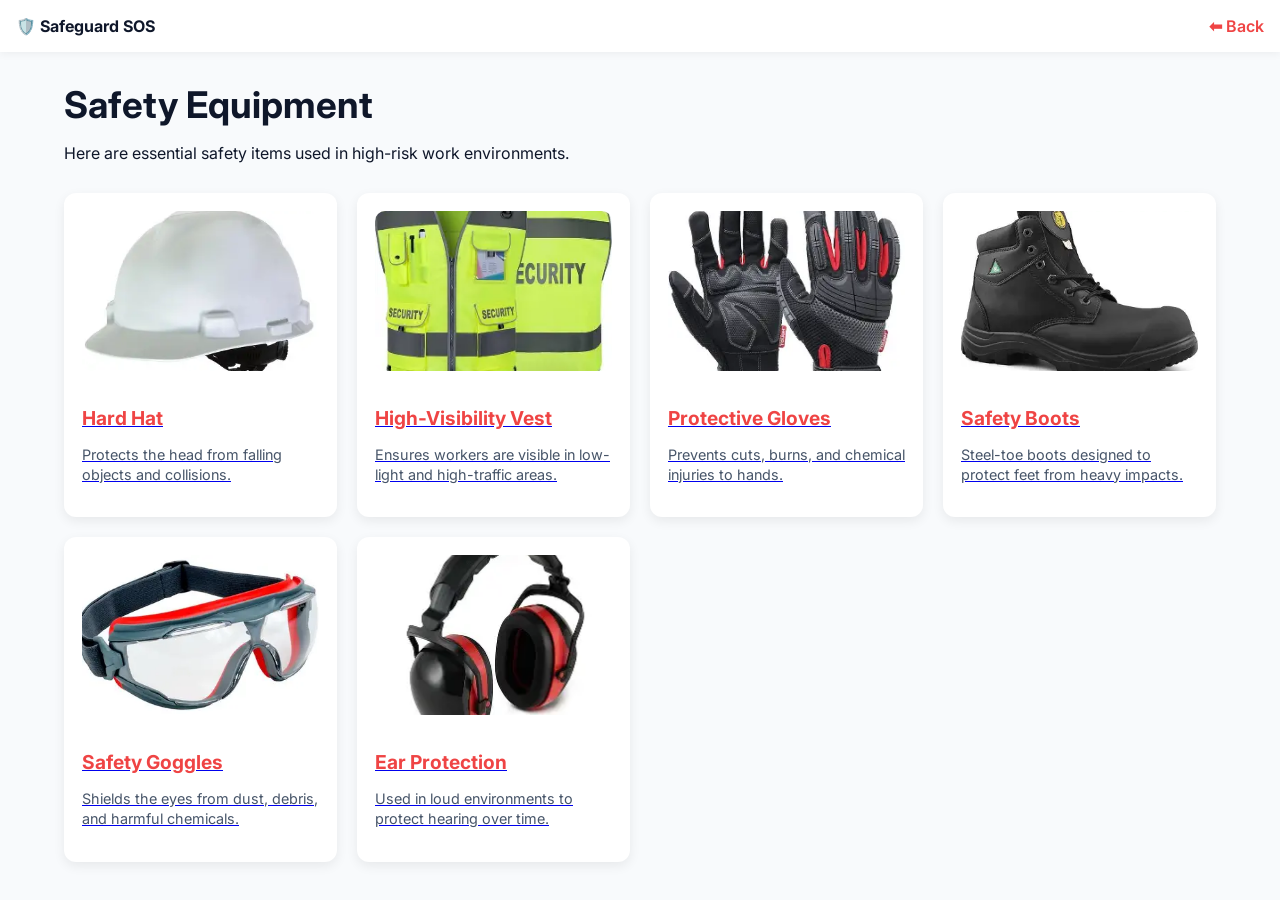
<file: equipment.html>
<!DOCTYPE html>
<html lang="en">
<head>
  <meta charset="UTF-8">
  <title>Safety Equipment | Safeguard SOS</title>
  <link href="https://fonts.googleapis.com/css2?family=Inter:wght@400;600;700&display=swap" rel="stylesheet">

  <style>
    body {
      margin: 0;
      padding: 0;
      font-family: 'Inter', sans-serif;
      background: #f8fafc;
      color: #0f172a;
    }

    .navbar {
      background: white;
      padding: 16px;
      box-shadow: 0 2px 8px rgba(0,0,0,0.05);
      display: flex;
      justify-content: space-between;
      align-items: center;
      position: sticky;
      top: 0;
      z-index: 10;
    }

    .navbar a {
      text-decoration: none;
      color: #ef4444;
      font-weight: 600;
    }

    .container {
      width: 90%;
      margin: 30px auto;
    }

    h1 {
      font-size: 2.3rem;
      margin-bottom: 10px;
    }

    .equipment-grid {
      display: grid;
      grid-template-columns: repeat(auto-fit, minmax(240px, 1fr));
      gap: 20px;
      margin-top: 30px;
    }

    .item {
      background: white;
      padding: 18px;
      border-radius: 12px;
      box-shadow: 0 4px 12px rgba(0,0,0,0.07);
      transition: 0.2s;
    }

    .item:hover {
      transform: scale(1.02);
    }

    .item img {
      width: 100%;
      height: 160px;
      object-fit: cover;
      border-radius: 10px;
      margin-bottom: 12px;
    }

    .item h3 {
      margin-bottom: 8px;
      font-size: 1.2rem;
      color: #ef4444;
    }

    .item p {
      font-size: 0.9rem;
      color: #475569;
      line-height: 1.4;
    }

  </style>
</head>

<body>

  <div class="navbar">
    <strong>🛡️ Safeguard SOS</strong>
    <a href="safe.html">⬅ Back</a>
  </div>

  <div class="container">
    <h1>Safety Equipment</h1>
    <p>Here are essential safety items used in high-risk work environments.</p>

    <div class="equipment-grid">

      <a href="https://www.amazon.in/s?k=hard+hat+safety+helmet" target="_blank" class="item">
  <img src="1.webp" alt="Hard Hat">
  <h3>Hard Hat</h3>
  <p>Protects the head from falling objects and collisions.</p>
</a>


      <a href="https://www.amazon.in/s?k=high+visibility+vest" target="_blank" class="item">
  <img src="2.webp" alt="Safety Vest">
  <h3>High-Visibility Vest</h3>
  <p>Ensures workers are visible in low-light and high-traffic areas.</p>
</a>


   <a href="https://www.amazon.in/s?k=safety+gloves" target="_blank" class="item">
  <img src="3.webp" alt="Gloves">
  <h3>Protective Gloves</h3>
  <p>Prevents cuts, burns, and chemical injuries to hands.</p>
</a>


     <a href="https://www.amazon.in/s?k=safety+boots+steel+toe" target="_blank" class="item">
  <img src="4.webp" alt="Safety Boots">
  <h3>Safety Boots</h3>
  <p>Steel-toe boots designed to protect feet from heavy impacts.</p>
</a>


     <a href="https://www.amazon.in/s?k=safety+goggles" target="_blank" class="item">
  <img src="5.webp" alt="Goggles">
  <h3>Safety Goggles</h3>
  <p>Shields the eyes from dust, debris, and harmful chemicals.</p>
</a>


      <a href="https://www.amazon.in/s?k=ear+muffs+hearing+protection" target="_blank" class="item">
  <img src="6.webp" alt="Ear Protection">
  <h3>Ear Protection</h3>
  <p>Used in loud environments to protect hearing over time.</p>
</a>


    </div>
  </div>

</body>
</html>
</file>
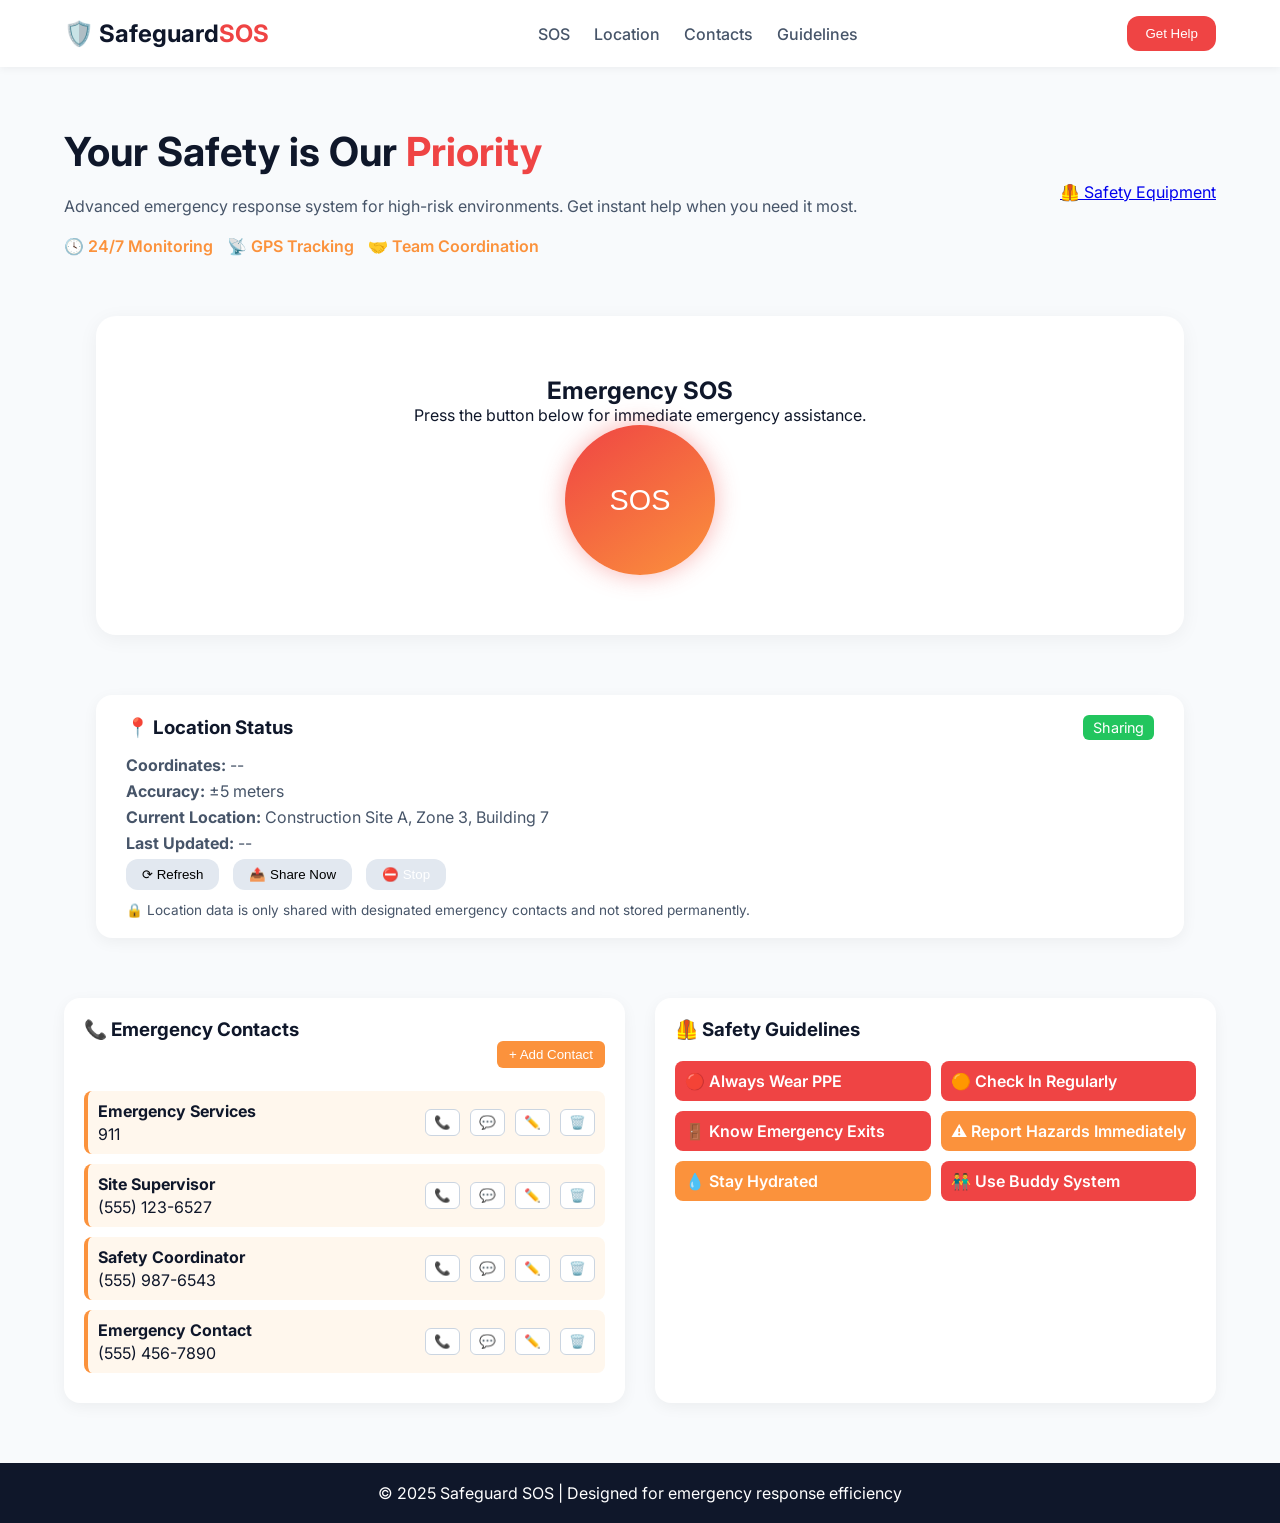
<file: safe.html>
<!DOCTYPE html>
<html lang="en">
<head>
  <meta charset="UTF-8" />
  <meta name="viewport" content="width=device-width, initial-scale=1.0" />
  <title>Safeguard SOS</title>
  <link href="https://fonts.googleapis.com/css2?family=Inter:wght@400;600;700&display=swap" rel="stylesheet" />

  <style>
    :root {
      --primary: #ef4444;
      --accent: #fb923c;
      --bg: #f8fafc;
      --dark: #0f172a;
      --muted: #475569;
      --radius: 12px;
      font-family: 'Inter', sans-serif;
    }

    * { box-sizing: border-box; margin: 0; padding: 0; }

    body { background: var(--bg); color: var(--dark); }

    /* NAVBAR */
    .navbar {
      background: white;
      box-shadow: 0 2px 8px rgba(0,0,0,0.05);
      padding: 16px 0;
      position: sticky;
      top: 0;
      z-index: 10;
    }
    .navbar .container {
      width: 90%;
      margin: auto;
      display: flex;
      justify-content: space-between;
      align-items: center;
    }
    .logo { font-weight: 700; font-size: 1.5rem; }
    .logo span { color: var(--primary); }
    .navbar nav a {
      text-decoration: none;
      color: var(--muted);
      margin: 0 10px;
      font-weight: 500;
    }
    .navbar nav a:hover { color: var(--primary); }
    .cta-btn {
      background: var(--primary);
      color: white;
      padding: 10px 18px;
      border-radius: var(--radius);
      border: none;
      cursor: pointer;
    }

    /* HERO */
    .hero {
      display: flex;
      flex-wrap: wrap;
      justify-content: space-between;
      align-items: center;
      width: 90%;
      margin: 60px auto;
      gap: 40px;
    }
    .hero-content h1 { font-size: 2.5rem; }
    .highlight { color: var(--primary); }
    .hero-content p { margin: 20px 0; color: var(--muted); }
    .features-mini span {
      color: var(--accent);
      font-weight: 600; margin-right: 10px;
    }
    .hero-image img {
      width: 100%;
      border-radius: 16px;
      box-shadow: 0 6px 20px rgba(0,0,0,0.2);
    }

    /* SOS BUTTON */
    .sos-section {
      text-align: center;
      padding: 60px 20px;
      background: white;
      border-radius: 20px;
      width: 85%;
      margin: 50px auto;
      box-shadow: 0 4px 20px rgba(0,0,0,0.05);
    }
    .sos-button {
      background: linear-gradient(145deg, var(--primary), var(--accent));
      border: none;
      color: white;
      font-size: 1.8rem;
      border-radius: 50%;
      width: 150px;
      height: 150px;
      cursor: pointer;
      box-shadow: 0 0 25px rgba(239,68,68,0.4);
      animation: pulse 2s infinite;
      transition: 0.3s;
    }
    .sos-button:hover { transform: scale(1.05); }
    .sos-button.activated { background: #16a34a; box-shadow: 0 0 20px rgba(34,197,94,0.6); }
    @keyframes pulse {
      0% { box-shadow: 0 0 0 0 rgba(239,68,68,0.4); }
      70% { box-shadow: 0 0 0 25px rgba(239,68,68,0); }
      100% { box-shadow: 0 0 0 0 rgba(239,68,68,0); }
    }

    /* LOCATION */
    .location-status {
      display: flex;
      justify-content: center;
      margin-top: 60px;
    }
    .location-card {
      background: white;
      border-radius: 16px;
      box-shadow: 0 4px 15px rgba(0,0,0,0.05);
      padding: 20px 30px;
      width: 85%;
    }
    .location-header {
      display: flex;
      justify-content: space-between;
      align-items: center;
      margin-bottom: 15px;
    }
    .status-tag {
      background: #22c55e;
      color: white;
      padding: 4px 10px;
      border-radius: 6px;
      font-size: 0.9rem;
    }
    .location-info p { margin: 6px 0; color: var(--muted); }
    .location-buttons button {
      margin-right: 10px;
      padding: 8px 16px;
      border: none;
      border-radius: var(--radius);
      cursor: pointer;
      background: #e2e8f0;
    }
    .stop-btn { background: var(--primary); color: white; }
    .privacy-note {
      font-size: 0.85rem;
      color: var(--muted);
      margin-top: 12px;
    }

    /* CONTACTS + GUIDELINES */
    .emergency-section {
      display: flex;
      flex-wrap: wrap;
      gap: 30px;
      width: 90%;
      margin: 60px auto;
    }
    .contacts, .guidelines {
      flex: 1;
      background: white;
      border-radius: 16px;
      box-shadow: 0 4px 15px rgba(0,0,0,0.05);
      padding: 20px;
    }

    .add-btn {
      float: right;
      background: var(--accent);
      color: white;
      border: none;
      padding: 6px 12px;
      border-radius: 6px;
      cursor: pointer;
    }

    .contact-list { margin-top: 50px; }

    .contact-card {
      background: #fff7ed;
      border-left: 4px solid var(--accent);
      padding: 10px;
      border-radius: 8px;
      margin-bottom: 10px;
      display: flex;
      justify-content: space-between;
      align-items: center;
    }

    .contact-info strong { display: block; }
    .contact-info p { margin-top: 3px; color: var(--dark); }

    .card-actions button {
      margin-left: 6px;
      padding: 5px 8px;
      border: 1px solid #cbd5e1;
      border-radius: 6px;
      background: white;
      cursor: pointer;
    }

    .edit-input {
      width: 100%;
      margin-bottom: 6px;
      padding: 6px;
      border-radius: 6px;
      border: 1px solid #cbd5e1;
    }

    /* GUIDELINES */
    .guideline-grid {
      display: grid;
      grid-template-columns: repeat(auto-fit, minmax(180px, 1fr));
      gap: 10px;
      margin-top: 20px;
    }
    .guideline {
      padding: 10px;
      border-radius: 8px;
      color: white;
      font-weight: 600;
    }
    .guideline.high { background: var(--primary); }
    .guideline.medium { background: var(--accent); }

    /* FOOTER */
    .footer {
      text-align: center;
      padding: 20px;
      background: var(--dark);
      color: white;
      margin-top: 60px;
    }

    

    /* RESPONSIVE */
    @media (max-width: 768px) {
      .hero, .emergency-section { flex-direction: column; }
    }
  </style>
</head>
<body>

  <!-- HEADER -->
  <header class="navbar">
    <div class="container">
      <div class="logo">🛡️ Safeguard<span>SOS</span></div>
      <nav>
        <a href="#sos">SOS</a>
        <a href="#location">Location</a>
        <a href="#contacts">Contacts</a>
        <a href="#guidelines">Guidelines</a>
      </nav>
      <button class="cta-btn">Get Help</button>
    </div>
  </header>

  <!-- HERO -->
  <section class="hero">
    <div class="hero-content">
      <h1>Your Safety is Our <span class="highlight">Priority</span></h1>
      <p>Advanced emergency response system for high-risk environments. Get instant help when you need it most.</p>
      <div class="features-mini">
        <span>🕓 24/7 Monitoring</span>
        <span>📡 GPS Tracking</span>
        <span>🤝 Team Coordination</span>
      </div>
    </div>
    <div class="hero-image">
        <a href="equipment.html" class="equipment-button">
           

        <span class="equip-label">🦺 Safety Equipment</span>
        </a>
    </div>

  </section>

  <!-- SOS SECTION -->
  <section id="sos" class="sos-section">
    <h2>Emergency SOS</h2>
    <p>Press the button below for immediate emergency assistance.</p>
    <button class="sos-button">SOS</button>
  </section>

  <!-- LOCATION -->
  <section id="location" class="location-status">
    <div class="location-card">
      <div class="location-header">
        <h3>📍 Location Status</h3>
        <span class="status-tag">Sharing</span>
      </div>
      <div class="location-info">
        <p><strong>Coordinates:</strong> <span id="coords">--</span></p>
        <p><strong>Accuracy:</strong> ±5 meters</p>
        <p><strong>Current Location:</strong> Construction Site A, Zone 3, Building 7</p>
        <p><strong>Last Updated:</strong> <span id="time">--</span></p>
      </div>
      <div class="location-buttons">
        <button onclick="getLocation()">⟳ Refresh</button>
        <button>📤 Share Now</button>
        <button class="stop-btn">⛔ Stop</button>
      </div>
      <p class="privacy-note">🔒 Location data is only shared with designated emergency contacts and not stored permanently.</p>
    </div>
  </section>

  <!-- CONTACTS + GUIDELINES -->
  <section class="emergency-section">

    <!-- CONTACTS -->
    <div id="contacts" class="contacts">
      <h3>📞 Emergency Contacts</h3>
      <button class="add-btn">+ Add Contact</button>

      <div class="contact-list">

        <div class="contact-card">
          <div class="contact-info">
            <strong>Emergency Services</strong>
            <p>911</p>
          </div>
          <div class="card-actions">
            <button class="call-btn">📞</button>
            <button class="msg-btn">💬</button>
            <button class="edit-btn">✏️</button>
            <button class="delete-btn">🗑️</button>
          </div>
        </div>

        <div class="contact-card">
          <div class="contact-info">
            <strong>Site Supervisor</strong>
            <p>(555) 123-6527</p>
          </div>
          <div class="card-actions">
            <button class="call-btn">📞</button>
            <button class="msg-btn">💬</button>
            <button class="edit-btn">✏️</button>
            <button class="delete-btn">🗑️</button>
          </div>
        </div>

        <div class="contact-card">
          <div class="contact-info">
            <strong>Safety Coordinator</strong>
            <p>(555) 987-6543</p>
          </div>
          <div class="card-actions">
            <button class="call-btn">📞</button>
            <button class="msg-btn">💬</button>
            <button class="edit-btn">✏️</button>
            <button class="delete-btn">🗑️</button>
          </div>
        </div>

        <div class="contact-card">
          <div class="contact-info">
            <strong>Emergency Contact</strong>
            <p>(555) 456-7890</p>
          </div>
          <div class="card-actions">
            <button class="call-btn">📞</button>
            <button class="msg-btn">💬</button>
            <button class="edit-btn">✏️</button>
            <button class="delete-btn">🗑️</button>
          </div>
        </div>

      </div>
    </div>

    <!-- GUIDELINES -->
    <div id="guidelines" class="guidelines">
      <h3>🦺 Safety Guidelines</h3>
      <div class="guideline-grid">
        <div class="guideline high">🔴 Always Wear PPE</div>
        <div class="guideline high">🟠 Check In Regularly</div>
        <div class="guideline high">🚪 Know Emergency Exits</div>
        <div class="guideline medium">⚠️ Report Hazards Immediately</div>
        <div class="guideline medium">💧 Stay Hydrated</div>
        <div class="guideline high">👬 Use Buddy System</div>
      </div>
    </div>

  </section>

  <!-- FOOTER -->
  <footer class="footer">
    <p>© 2025 Safeguard SOS | Designed for emergency response efficiency</p>
  </footer>

  <!-- JAVASCRIPT -->
  <script>

    /* SOS Button animation */
    const sosButton = document.querySelector('.sos-button');
    sosButton.addEventListener('click', () => {
      sosButton.textContent = 'Alert Sent!';
      sosButton.classList.add('activated');
      setTimeout(() => {
        sosButton.textContent = 'SOS';
        sosButton.classList.remove('activated');
      }, 3000);
    });

    /* Location */
    function getLocation() {
      if (navigator.geolocation) {
        navigator.geolocation.getCurrentPosition(position => {
          document.getElementById('coords').textContent =
            `${position.coords.latitude.toFixed(4)}, ${position.coords.longitude.toFixed(4)}`;
          document.getElementById('time').textContent = new Date().toLocaleTimeString();
        }, () => {
          document.getElementById('coords').textContent = 'Location unavailable';
        });
      } else {
        document.getElementById('coords').textContent = 'Geolocation not supported';
      }
    }

    /* CONTACT EDITING SYSTEM */

    function makeContactEditable(card) {
      const nameElem = card.querySelector("strong");
      const numberElem = card.querySelector("p");

      const oldName = nameElem.textContent;
      const oldNumber = numberElem.textContent;

      const nameInput = document.createElement("input");
      nameInput.className = "edit-input";
      nameInput.value = oldName;

      const numberInput = document.createElement("input");
      numberInput.className = "edit-input";
      numberInput.value = oldNumber;

      const info = card.querySelector(".contact-info");
      info.innerHTML = "";
      info.appendChild(nameInput);
      info.appendChild(numberInput);

      const actions = card.querySelector(".card-actions");
      actions.innerHTML = `
        <button class="save-btn">💾</button>
        <button class="cancel-btn">✖️</button>
      `;

      actions.querySelector(".save-btn").addEventListener("click", () => {
        const newName = nameInput.value.trim();
        const newNumber = numberInput.value.trim();
        if (!newName || !newNumber) return alert("Fields cannot be empty.");

        info.innerHTML = `<strong>${newName}</strong><p>${newNumber}</p>`;
        restoreActions(card);
      });

      actions.querySelector(".cancel-btn").addEventListener("click", () => {
        info.innerHTML = `<strong>${oldName}</strong><p>${oldNumber}</p>`;
        restoreActions(card);
      });
    }

    function restoreActions(card) {
      card.querySelector(".card-actions").innerHTML = `
        <button class="call-btn">📞</button>
        <button class="msg-btn">💬</button>
        <button class="edit-btn">✏️</button>
        <button class="delete-btn">🗑️</button>
      `;
      assignButtonEvents(card);
    }

    function assignButtonEvents(card) {
      card.querySelector(".edit-btn")?.addEventListener("click", () => makeContactEditable(card));
      card.querySelector(".delete-btn")?.addEventListener("click", () => {
        if (confirm("Delete this contact?")) card.remove();
      });
    }

    document.querySelectorAll(".contact-card").forEach(card => assignButtonEvents(card));

    document.querySelector(".add-btn").addEventListener("click", () => {
      const name = prompt("Enter contact name:");
      const number = prompt("Enter phone number:");
      if (!name || !number) return;

      const newCard = document.createElement("div");
      newCard.className = "contact-card";
      newCard.innerHTML = `
        <div class="contact-info">
          <strong>${name}</strong>
          <p>${number}</p>
        </div>
        <div class="card-actions">
          <button class="call-btn">📞</button>
          <button class="msg-btn">💬</button>
          <button class="edit-btn">✏️</button>
          <button class="delete-btn">🗑️</button>
        </div>
      `;

      document.querySelector(".contact-list").appendChild(newCard);
      assignButtonEvents(newCard);
    });

  </script>

</body>
</html>
</file>
